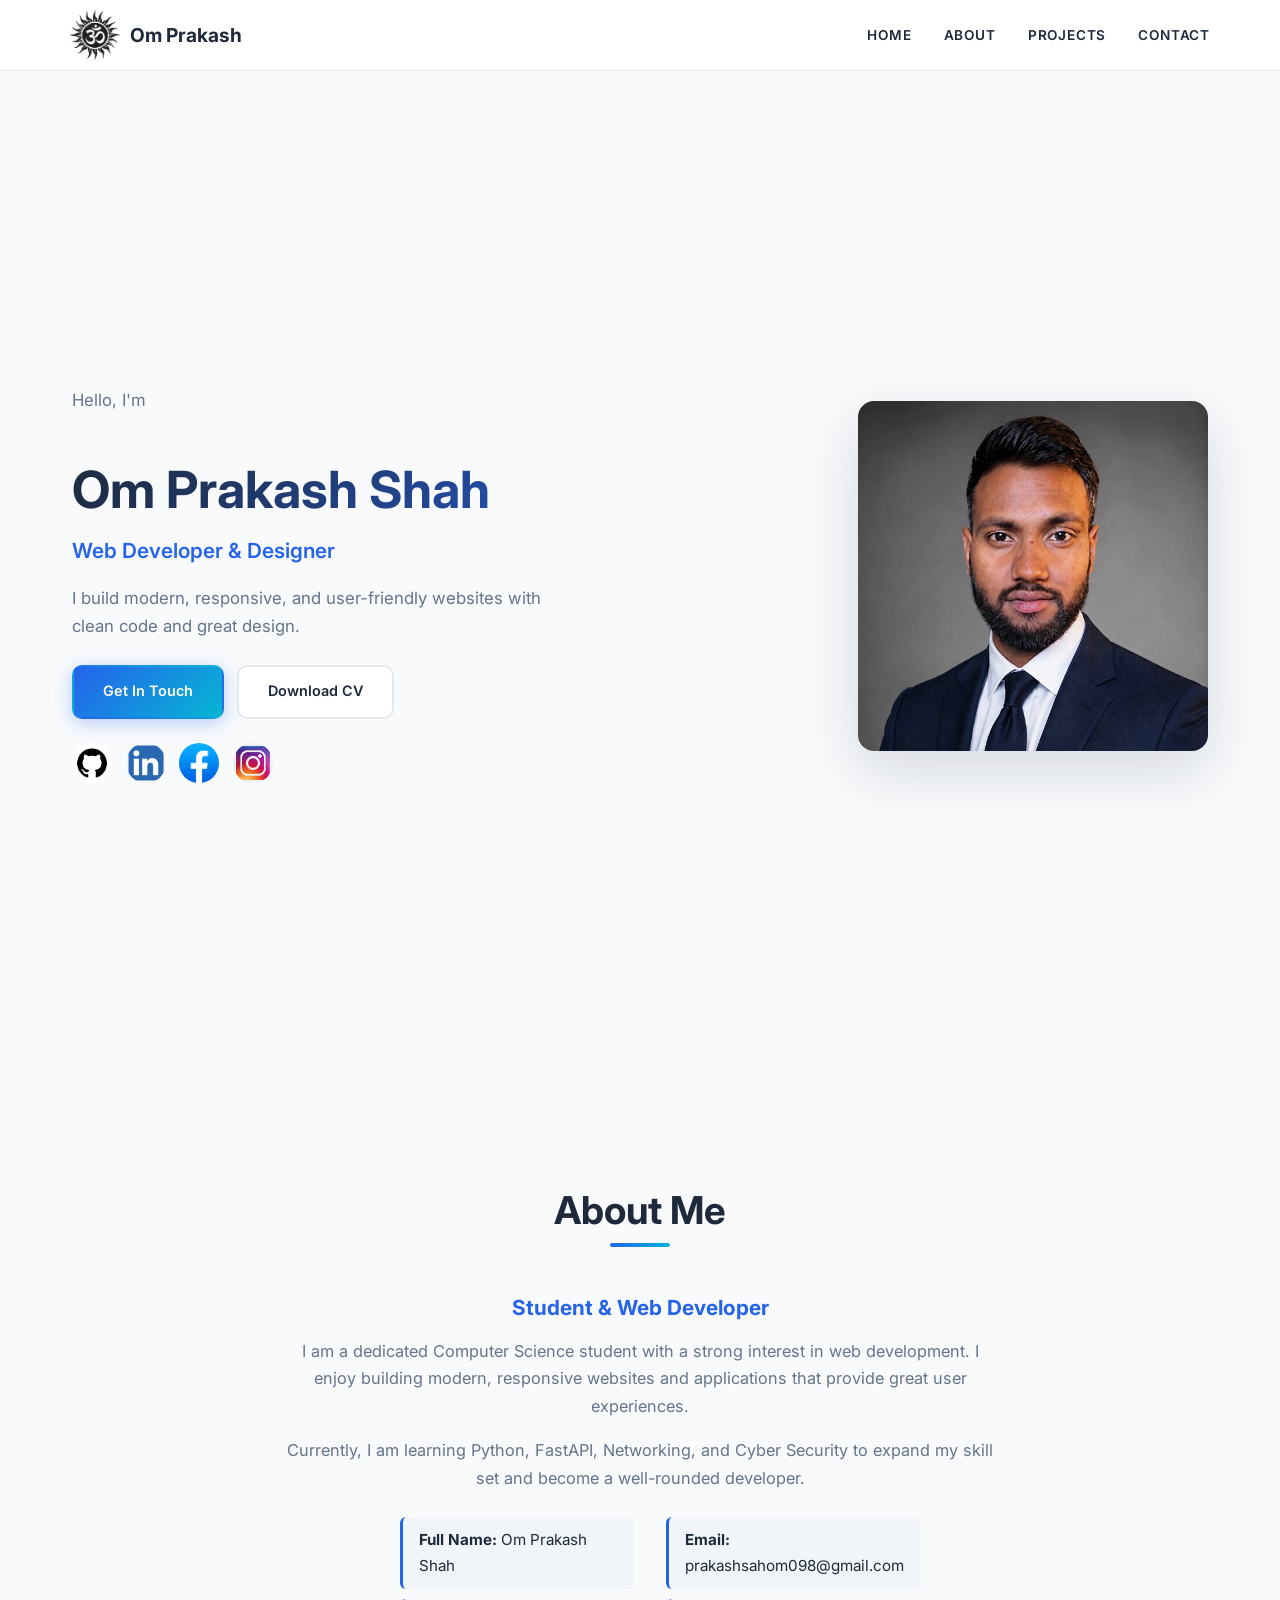
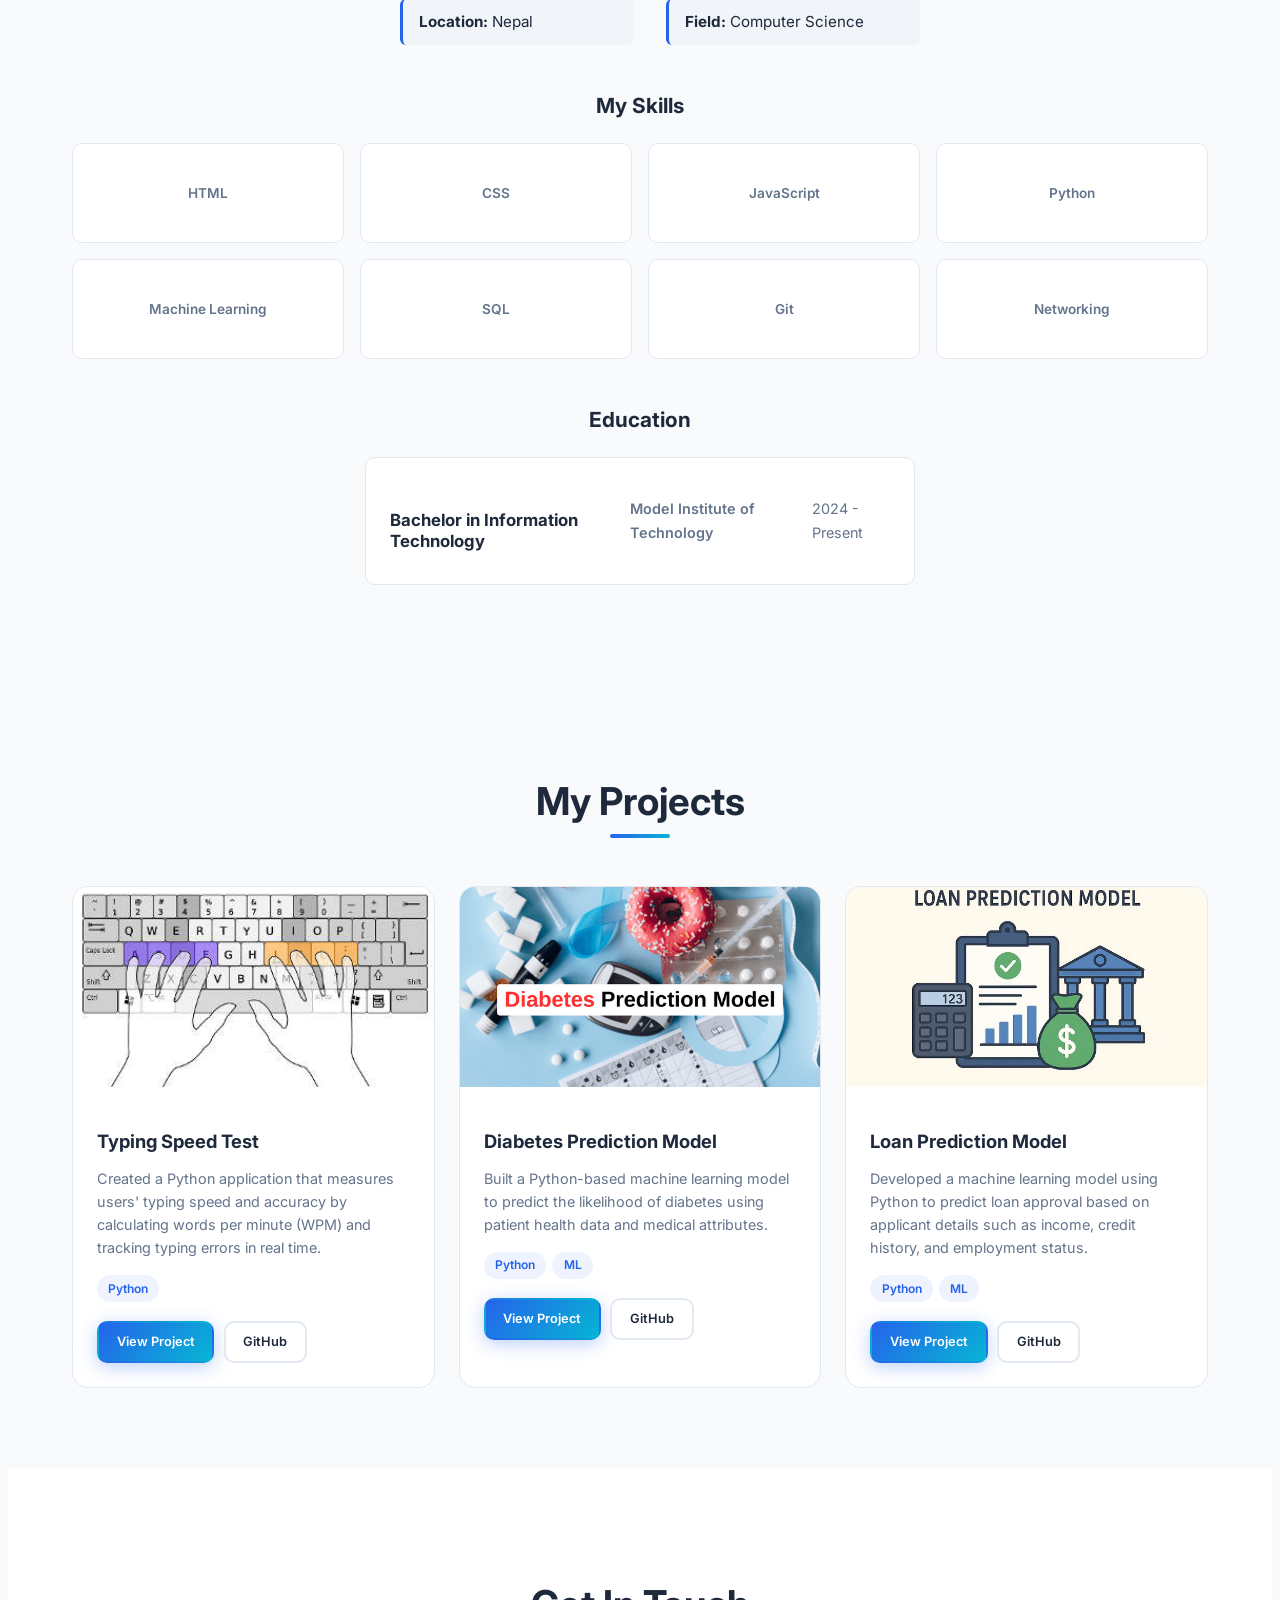
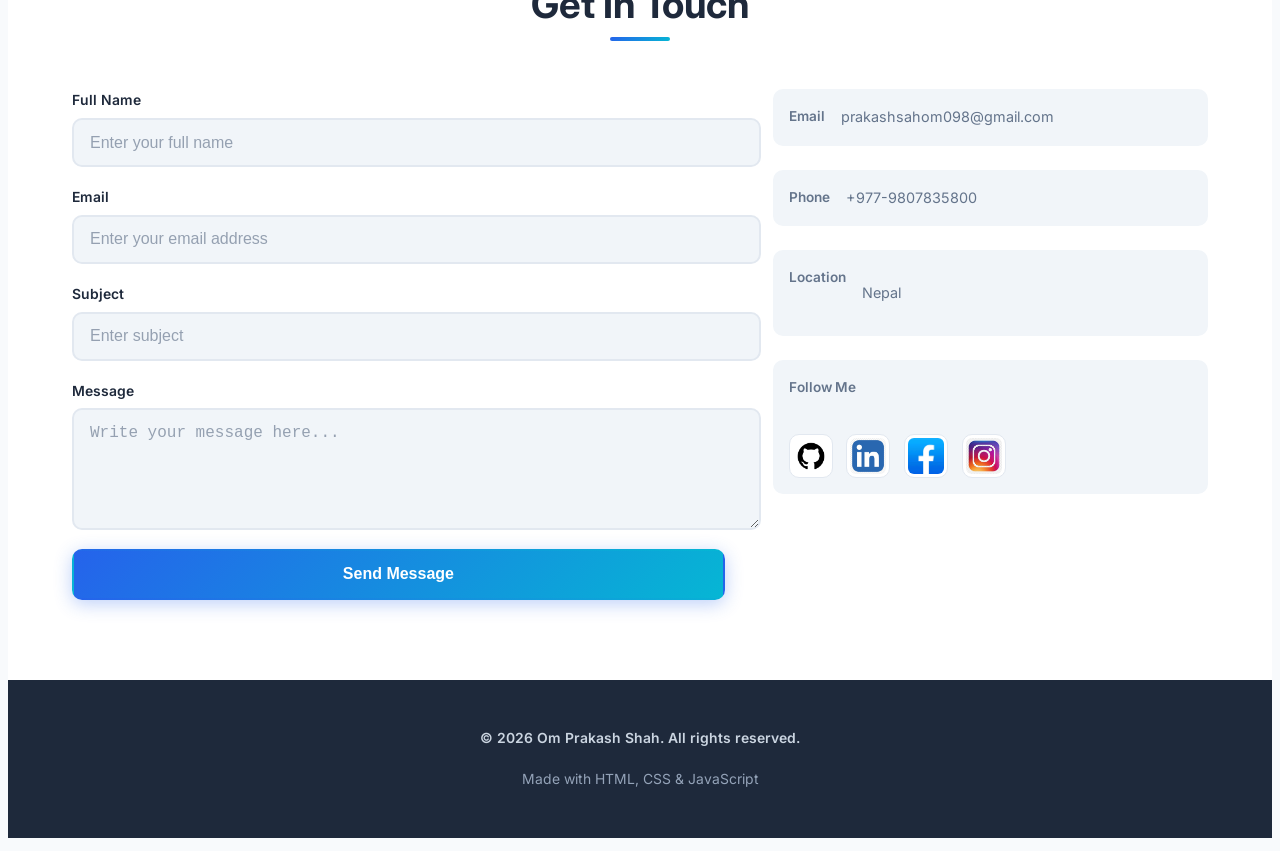
<file: index.html>
<!DOCTYPE html>
<html lang="en">
<head>
  <meta charset="UTF-8">
  <meta name="viewport" content="width=device-width, initial-scale=1.0">
  <title>Om Prakash Shah | Portfolio</title>
  <link rel="stylesheet" href="css/style.css">
  <link rel="preconnect" href="https://fonts.googleapis.com">
  <link rel="preconnect" href="https://fonts.gstatic.com" crossorigin>
  <link href="https://fonts.googleapis.com/css2?family=Inter:wght@400;500;600;700;800&display=swap" rel="stylesheet">
</head>

<body>

  <!-- ===== HEADER ===== -->
  <header class="site-header">
    <div class="header-inner container">
      <a href="#home" class="logo">
        <img src="images/logo.png" alt="Logo" width="50">
        Om Prakash
      </a>
      <div class="menu-toggle" id="menu-toggle" aria-label="Toggle navigation" role="button" tabindex="0">
        <span></span>
        <span></span>
        <span></span>
      </div>

      <nav class="main-nav">
        <ul>
          <li><a href="#home">Home</a></li>
          <li><a href="#about">About</a></li>
          <li><a href="#projects">Projects</a></li>
          <li><a href="#contact">Contact</a></li>
        </ul>
      </nav>
    </div>
  </header>

  <!-- ===== HERO SECTION ===== -->
  <section class="hero" id="home">
    <div class="hero-content container">
      <div class="hero-text">
        <p class="hero-greeting">Hello, I'm</p>
        <h1 class="hero-name">Om Prakash Shah</h1>
        <h2 class="hero-title">Web Developer &amp; Designer</h2>
        <p class="hero-description">I build modern, responsive, and user-friendly websites with clean code and great design.</p>
        <div class="hero-buttons">
          <a href="#contact" class="btn btn-primary">Get In Touch</a>
          <a href="images/CV.pdf" target="_blank" class="btn btn-secondary">Download CV</a>
        </div>
        <div class="social-icons">
          <a href="https://github.com/OmPrakashShah07" target="_blank" rel="noopener" aria-label="GitHub" class="social-icon">
            <img src="images/git.jpg" alt="GitHub" width="40" height="40">
          </a>
          <a href="https://www.linkedin.com/in/om-prakash-shah/" target="_blank" rel="noopener" aria-label="LinkedIn" class="social-icon">
            <img src="images/linkdin.jpeg" alt="LinkedIn" width="40" height="40">
          </a>
          <a href="https://www.facebook.com/om.prakash.shah.900191" target="_blank" rel="noopener" aria-label="Facebook" class="social-icon">
            <img src="images/facebook.png" alt="Facebook" width="40" height="40">
          </a>
          <a href="https://www.instagram.com/prakashsahom098/" target="_blank" rel="noopener" aria-label="Instagram" class="social-icon">
            <img src="images/instagram.jpeg" alt="Instagram" width="40" height="40">
          </a>
        </div>
      </div>
      <div class="hero-image">
        <img src="images/profile.jpg" alt="Om Prakash Shah" width="350">
      </div>
    </div>
  </section>

  <!-- ===== ABOUT SECTION ===== -->
  <section class="about section" id="about">
    <div class="container">
      <div class="section-header">
        <h2>About Me</h2>
      </div>
      <div class="about-content">
        <h3>Student &amp; Web Developer</h3>
        <p>I am a dedicated Computer Science student with a strong interest in web development.
          I enjoy building modern, responsive websites and applications that provide great user experiences.</p>
        <p>Currently, I am learning Python, FastAPI, Networking, and Cyber Security to expand my skill set and become a well-rounded developer.</p>
        <ul class="about-info">
          <li><strong>Full Name:</strong> Om Prakash Shah</li>
          <li><strong>Email:</strong> prakashsahom098@gmail.com</li>
          <li><strong>Location:</strong> Nepal</li>
          <li><strong>Field:</strong> Computer Science</li>
        </ul>
      </div>
      <div class="skills-section">
        <h3 class="sub-heading">My Skills</h3>
        <div class="skills-grid">
          <div class="skill-card"><h4>HTML</h4></div>
          <div class="skill-card"><h4>CSS</h4></div>
          <div class="skill-card"><h4>JavaScript</h4></div>
          <div class="skill-card"><h4>Python</h4></div>
          <div class="skill-card"><h4>Machine Learning</h4></div>
          <div class="skill-card"><h4>SQL</h4></div>
          <div class="skill-card"><h4>Git</h4></div>
          <div class="skill-card"><h4>Networking</h4></div>
        </div>
      </div>
      <div class="education-section">
        <h3 class="sub-heading">Education</h3>
        <div class="education-card">
          <h4>Bachelor in Information Technology</h4>
          <p class="education-institute">Model Institute of Technology</p>
          <p class="education-year">2024 - Present</p>
        </div>
      </div>
    </div>
  </section>

  <!-- ===== PROJECTS SECTION ===== -->
  <section class="projects section" id="projects">
    <div class="container">
      <div class="section-header">
        <h2>My Projects</h2>
      </div>
      <div class="projects-grid">
        <article class="project-card">
          <img src="images/project1.jpg" alt="Typing Speed Test" width="200">
          <div class="project-info">
            <h3>Typing Speed Test</h3>
            <p>Created a Python application that measures users' typing speed and accuracy by calculating words per minute (WPM) and tracking typing errors in real time.</p>
            <div class="project-tech">
              <span>Python</span>
            </div>
            <div class="project-buttons">
              <a href="#" class="btn btn-primary">View Project</a>
              <a href="https://github.com/OmPrakashShah07/Typing-Speed-Test.git" target="_blank" class="btn btn-secondary">GitHub</a>
            </div>
          </div>
        </article>
        <article class="project-card">
          <img src="images/project2.jpg" alt="Diabetes Prediction Model" width="200">
          <div class="project-info">
            <h3>Diabetes Prediction Model</h3>
            <p>Built a Python-based machine learning model to predict the likelihood of diabetes using patient health data and medical attributes.</p>
            <div class="project-tech">
              <span>Python</span>
              <span>ML</span>
            </div>
            <div class="project-buttons">
              <a href="https://loanpredictionrejectoraccept.streamlit.app/" target="_blank" class="btn btn-primary">View Project</a>
              <a href="https://github.com/OmPrakashShah07/Diabetes-Prediction.git" target="_blank" class="btn btn-secondary">GitHub</a>
            </div>
          </div>
        </article>
        <article class="project-card">
          <img src="images/project3.jpg" alt="Loan Prediction Model" width="200">
          <div class="project-info">
            <h3>Loan Prediction Model</h3>
            <p>Developed a machine learning model using Python to predict loan approval based on applicant details such as income, credit history, and employment status.</p>
            <div class="project-tech">
              <span>Python</span>
              <span>ML</span>
            </div>
            <div class="project-buttons">
              <a href="https://loanpredictionrejectoraccept.streamlit.app/" target="_blank" class="btn btn-primary">View Project</a>
              <a href="https://github.com/OmPrakashShah07/Loan-Prediction.git" target="_blank" class="btn btn-secondary">GitHub</a>
            </div>
          </div>
        </article>
      </div>
    </div>
  </section>

  <!-- ===== CONTACT SECTION ===== -->
  <section class="contact section" id="contact">
    <div class="container">
      <div class="section-header">
        <h2>Get In Touch</h2>
      </div>
      <div class="contact-container">
        <div class="contact-form-wrapper">
          <form class="contact-form" id="contact-form">
            <div class="form-group">
              <label for="fullname">Full Name</label>
              <input type="text" id="fullname" name="fullname" placeholder="Enter your full name" required>
            </div>
            <div class="form-group">
              <label for="email">Email</label>
              <input type="email" id="email" name="email" placeholder="Enter your email address" required>
            </div>
            <div class="form-group">
              <label for="subject">Subject</label>
              <input type="text" id="subject" name="subject" placeholder="Enter subject" required>
            </div>
            <div class="form-group">
              <label for="message">Message</label>
              <textarea id="message" name="message" rows="5" placeholder="Write your message here..." required></textarea>
            </div>
            <button type="submit" class="btn btn-primary btn-block">Send Message</button>
          </form>
        </div>
        <div class="contact-info">
          <div class="contact-item">
            <div class="contact-item-label">Email</div>
            <div class="contact-item-detail">
              <a href="mailto:prakashsahom098@gmail.com">prakashsahom098@gmail.com</a>
            </div>
          </div>
          <div class="contact-item">
            <div class="contact-item-label">Phone</div>
            <div class="contact-item-detail">
              <a href="tel:+9779807835800">+977-9807835800</a>
            </div>
          </div>
          <div class="contact-item">
            <div class="contact-item-label">Location</div>
            <div class="contact-item-detail">
              <p>Nepal</p>
            </div>
          </div>
          <div class="contact-social">
            <div class="contact-item-label">Follow Me</div>
            <div class="social-icons contact-social-icons">
              <a href="https://github.com/OmPrakashShah07" target="_blank" rel="noopener" aria-label="GitHub" class="social-icon contact-social-icon">
                <img src="images/git.jpg" alt="GitHub" width="36" height="36">
              </a>
              <a href="https://www.linkedin.com/in/om-prakash-shah/" target="_blank" rel="noopener" aria-label="LinkedIn" class="social-icon contact-social-icon">
                <img src="images/linkdin.jpeg" alt="LinkedIn" width="36" height="36">
              </a>
              <a href="https://www.facebook.com/om.prakash.shah.900191" target="_blank" rel="noopener" aria-label="Facebook" class="social-icon contact-social-icon">
                <img src="images/facebook.png" alt="Facebook" width="36" height="36">
              </a>
              <a href="https://www.instagram.com/prakashsahom098/" target="_blank" rel="noopener" aria-label="Instagram" class="social-icon contact-social-icon">
                <img src="images/instagram.jpeg" alt="Instagram" width="36" height="36">
              </a>
            </div>
          </div>
        </div>
      </div>
    </div>
  </section>

  <!-- ===== FOOTER ===== -->
  <footer class="site-footer">
    <div class="container">
      <p>&copy; 2026 Om Prakash Shah. All rights reserved.</p>
      <p>Made with HTML, CSS &amp; JavaScript</p>
    </div>
  </footer>

  <!-- ===== MOBILE MENU SCRIPT ===== -->
  <script>
    (function () {
      var toggle = document.getElementById('menu-toggle');
      var nav = document.querySelector('.main-nav');
      var links = nav.querySelectorAll('a');

      /* Open / close the mobile menu */
      toggle.addEventListener('click', function () {
        toggle.classList.toggle('active');
        nav.classList.toggle('active');
      });

      /* Close menu when any nav link is tapped */
      links.forEach(function (link) {
        link.addEventListener('click', function () {
          toggle.classList.remove('active');
          nav.classList.remove('active');
        });
      });

      /* Also close on Escape key */
      document.addEventListener('keydown', function (e) {
        if (e.key === 'Escape' && nav.classList.contains('active')) {
          toggle.classList.remove('active');
          nav.classList.remove('active');
        }
      });
    })();
  </script>

</body>
</html>
</file>
<file: css/style.css>
/* ============================================================
   CSS VARIABLES
   ============================================================ */
:root {
  /* Colors */
  --primary: #2563eb;
  --primary-dark: #1d4ed8;
  --primary-light: #3b82f6;
  --accent: #06b6d4;
  --bg: #f8fafc;
  --bg-alt: #ffffff;
  --surface: #f1f5f9;
  --text: #1e293b;
  --text-muted: #64748b;
  --border: #e2e8f0;
  --shadow: rgba(15, 23, 42, 0.08);
  --shadow-lg: rgba(15, 23, 42, 0.14);

  /* Gradients */
  --gradient: linear-gradient(135deg, var(--primary), var(--accent));

  /* Typography */
  --ff: 'Inter', 'Segoe UI', system-ui, -apple-system, sans-serif;

  /* Layout */
  --max-w: 1140px;
  --header-h: 70px;

  /* Border Radius */
  --r-sm: 6px;
  --r-md: 10px;
  --r-lg: 16px;
  --r-full: 9999px;
}

/* ============================================================
   RESET
   ============================================================ */
*::before,
*::after {
  margin: 0;
  padding: 0;
  box-sizing: border-box;
}

html {
  scroll-behavior: smooth;
  scroll-padding-top: var(--header-h);
}

body {
  font-family: var(--ff);
  font-size: 16px;
  line-height: 1.7;
  color: var(--text);
  background: var(--bg);
  -webkit-font-smoothing: antialiased;
}

img {
  max-width: 100%;
  height: auto;
  display: block;
}

a {
  text-decoration: none;
  color: var(--primary);
  transition: color 0.2s;
}

a:hover {
  color: var(--primary-dark);
}

ul,
ol {
  list-style: none;
}

h1,
h2,
h3,
h4 {
  line-height: 1.25;
  font-weight: 700;
}

/* ============================================================
   LAYOUT UTILITIES
   ============================================================ */
.container {
  max-width: var(--max-w);
  margin: 0 auto;
  padding: 0 2rem;
}

.section {
  padding: 5rem 2rem;
}

.section-header {
  text-align: center;
  margin-bottom: 3rem;
}

.section-header h2 {
  font-size: clamp(1.6rem, 3.5vw, 2.4rem);
  margin-bottom: 0.5rem;
}

.section-header::after {
  content: '';
  display: block;
  width: 60px;
  height: 4px;
  background: var(--gradient);
  border-radius: var(--r-full);
  margin: 0.6rem auto 0;
}

/* ============================================================
   BUTTONS
   ============================================================ */
.btn {
  display: inline-flex;
  align-items: center;
  gap: 0.5rem;
  padding: 0.8rem 1.8rem;
  border-radius: var(--r-md);
  font-size: 0.9rem;
  font-weight: 600;
  transition: all 0.3s ease;
  cursor: pointer;
  border: 2px solid transparent;
}

.btn-primary {
  background: var(--gradient);
  color: #fff;
  box-shadow: 0 4px 18px rgba(37, 99, 235, 0.3);
}

.btn-primary:hover {
  transform: translateY(-2px);
  box-shadow: 0 8px 28px rgba(37, 99, 235, 0.4);
  color: #fff;
}

.btn-secondary {
  border: 2px solid var(--border);
  color: var(--text);
  background: var(--bg-alt);
}

.btn-secondary:hover {
  border-color: var(--primary);
  color: var(--primary);
  transform: translateY(-2px);
}

.btn-block {
  width: 100%;
  justify-content: center;
  padding: 0.9rem 2rem;
  font-size: 1rem;
}

/* ============================================================
   HEADER
   ============================================================ */
.site-header {
  position: fixed;
  top: 0;
  left: 0;
  right: 0;
  z-index: 1000;
  height: var(--header-h);
  background: rgba(255, 255, 255, 0.88);
  backdrop-filter: blur(14px);
  -webkit-backdrop-filter: blur(14px);
  border-bottom: 1px solid var(--border);
}

.header-inner {
  display: flex;
  align-items: center;
  justify-content: space-between;
  height: 100%;
}

.logo {
  display: flex;
  align-items: center;
  gap: 0.6rem;
  font-size: 1.2rem;
  font-weight: 700;
  color: var(--text);
}

.logo:hover {
  color: var(--primary);
}

.logo img {
  border-radius: var(--r-sm);
}

.main-nav ul {
  display: flex;
  gap: 2rem;
}

.main-nav a {
  position: relative;
  font-size: 0.85rem;
  font-weight: 600;
  text-transform: uppercase;
  letter-spacing: 0.06em;
  color: var(--text);
  padding: 0.25rem 0;
  transition: color 0.2s;
}

.main-nav a::after {
  content: '';
  position: absolute;
  bottom: -2px;
  left: 0;
  width: 0;
  height: 2.5px;
  background: var(--gradient);
  border-radius: var(--r-full);
  transition: width 0.3s ease;
}

.main-nav a:hover {
  color: var(--primary);
}

.main-nav a:hover::after {
  width: 100%;
}

/* Hamburger button — hidden on desktop by default */
.menu-toggle {
  display: none;
  flex-direction: column;
  justify-content: center;
  gap: 5px;
  width: 30px;
  height: 30px;
  cursor: pointer;
  background: none;
  border: none;
  padding: 0;
  z-index: 1001;
}

/* Hamburger lines */
.menu-toggle span {
  display: block;
  width: 100%;
  height: 3px;
  background: var(--text);
  border-radius: var(--r-full);
  transition: transform 0.3s ease, opacity 0.3s ease;
  transform-origin: center;
}

/* ============================================================
   HERO SECTION
   ============================================================ */
.hero {
  display: flex;
  align-items: center;
  min-height: 100vh;
  padding: calc(var(--header-h) + 3rem) 2rem 3rem;
}

.hero-content {
  display: flex;
  align-items: center;
  justify-content: space-between;
  gap: 3rem;
  width: 100%;
}

.hero-text {
  flex: 1;
}

.hero-greeting {
  font-size: 1.05rem;
  color: var(--text-muted);
}

.hero-name {
  font-size: clamp(2rem, 5vw, 3.2rem);
  margin-bottom: 0.3rem;
  background: linear-gradient(135deg, var(--text), var(--primary));
  -webkit-background-clip: text;
  -webkit-text-fill-color: transparent;
  background-clip: text;
}

.hero-title {
  font-size: 1.3rem;
  color: var(--primary);
  font-weight: 600;
  margin-bottom: 1.2rem;
}

.hero-description {
  font-size: 1.05rem;
  color: var(--text-muted);
  max-width: 480px;
  margin-bottom: 0.5rem;
}

.hero-buttons {
  display: flex;
  flex-wrap: wrap;
  gap: 0.85rem;
  margin-top: 1.5rem;
}

.hero-image {
  flex-shrink: 0;
}

.hero-image img {
  border-radius: var(--r-lg);
  box-shadow: 0 20px 60px var(--shadow-lg);
}

/* ============================================================
   SOCIAL ICONS
   ============================================================ */
.social-icons {
  display: flex;
  gap: 0.85rem;
  margin-top: 1.5rem;
}

.social-icon {
  transition: transform 0.25s;
}

.social-icon:hover {
  transform: scale(1.15);
}

.social-icon img {
  border-radius: var(--r-full);
}

/* ============================================================
   ABOUT SECTION
   ============================================================
   */
   

.about {
  background: var(--bg);
}

.about-content {
  max-width: 720px;
  margin: 0 auto 3rem;
  text-align: center;
}

.about-content h3 {
  font-size: 1.3rem;
  color: var(--primary);
  margin-bottom: 0.8rem;
}

.about-content p {
  color: var(--text-muted);
  margin-bottom: 0.8rem;
  font-size: 1.02rem;
}

/* About info list */
.about-info {
  display: grid;
  grid-template-columns: 1fr 1fr;
  gap: 0.6rem 2rem;
  margin-top: 1.5rem;
  text-align: left;
  max-width: 520px;
  margin-inline: auto;
}

.about-info li {
  padding: 0.65rem 1rem;
  background: var(--surface);
  border-radius: var(--r-sm);
  font-size: 0.95rem;
  border-left: 3px solid var(--primary);
}

.about-info strong {
  color: var(--text);
}

/* ============================================================
   SKILLS SECTION
   ============================================================ */
.skills-section {
  margin-bottom: 3rem;
}

.sub-heading {
  font-size: 1.3rem;
  margin-bottom: 1.5rem;
  text-align: center;
}

.skills-grid {
  display: grid;
  grid-template-columns: repeat(4, 1fr);
  gap: 1rem;
}

.skill-card {
  padding: 1.4rem 0.8rem;
  text-align: center;
  background: var(--bg-alt);
  border: 1px solid var(--border);
  border-radius: var(--r-md);
  transition: all 0.3s ease;
}

.skill-card:hover {
  transform: translateY(-4px);
  box-shadow: 0 10px 30px var(--shadow);
  border-color: var(--primary-light);
}

.skill-card h4 {
  font-size: 0.85rem;
  font-weight: 600;
  color: var(--text-muted);
}

/* ============================================================
   EDUCATION SECTION
   ============================================================ */
.education-card {
  display: flex;
  gap: 1.2rem;
  align-items: center;
  padding: 1.5rem;
  background: var(--bg-alt);
  border: 1px solid var(--border);
  border-radius: var(--r-md);
  max-width: 500px;
  margin: 0 auto;
  transition: all 0.3s;
}

.education-card:hover {
  box-shadow: 0 10px 30px var(--shadow);
  transform: translateY(-2px);
}

.education-card h4 {
  font-size: 1.05rem;
  margin-bottom: 0.2rem;
}

.education-card p {
  font-size: 0.9rem;
  color: var(--text-muted);
}

.education-institute {
  color: var(--primary);
  font-weight: 600;
}

.education-year {
  font-size: 0.9rem;
}

/* ============================================================
   PROJECTS SECTION
   ============================================================ */
   
.projects {
  background: var(--bg);
}

.projects-grid {
  display: grid;
  grid-template-columns: repeat(3, 1fr);
  gap: 1.5rem;
}

.project-card {
  background: var(--bg-alt);
  border: 1px solid var(--border);
  border-radius: var(--r-lg);
  overflow: hidden;
  transition: all 0.35s ease;
}

.project-card:hover {
  transform: translateY(-6px);
  box-shadow: 0 18px 45px var(--shadow-lg);
}

.project-card > img {
  width: 100%;
  height: 200px;
  object-fit: cover;
  transition: transform 0.4s ease;
}

.project-card:hover > img {
  transform: scale(1.06);
}

.project-info {
  padding: 1.5rem;
}

.project-info h3 {
  font-size: 1.15rem;
  margin-bottom: 0.4rem;
}

.project-info > p {
  font-size: 0.9rem;
  color: var(--text-muted);
  margin-bottom: 1rem;
  line-height: 1.6;
}

/* Tech tags */
.project-tech {
  display: flex;
  flex-wrap: wrap;
  gap: 0.4rem;
  margin-bottom: 1.2rem;
}

.project-tech span {
  padding: 0.2rem 0.7rem;
  font-size: 0.75rem;
  font-weight: 600;
  color: var(--primary);
  background: rgba(37, 99, 235, 0.08);
  border-radius: var(--r-full);
}

/* Project buttons */
.project-buttons {
  display: flex;
  gap: 0.6rem;
}

.project-buttons .btn {
  padding: 0.5rem 1.1rem;
  font-size: 0.8rem;
}

/* ============================================================
   CONTACT SECTION
   ============================================================ */
.contact {
  background: var(--bg-alt);
}

.contact-container {
  display: grid;
  grid-template-columns: 1.5fr 1fr;
  gap: 3rem;
  align-items: start;
}

/* Contact form */
.contact-form {
  display: flex;
  flex-direction: column;
  gap: 1.2rem;
}

.form-group {
  display: flex;
  flex-direction: column;
  gap: 0.3rem;
}

.form-group label {
  font-size: 0.87rem;
  font-weight: 600;
  color: var(--text);
}

.form-group input,
.form-group textarea {
  width: 100%;
  padding: 0.85rem 1rem;
  font-size: 1rem;
  color: var(--text);
  background: var(--surface);
  border: 2px solid var(--border);
  border-radius: var(--r-md);
  outline: none;
  resize: vertical;
  transition: border-color 0.2s, box-shadow 0.2s;
}

.form-group input::placeholder,
.form-group textarea::placeholder {
  color: var(--text-muted);
  opacity: 0.65;
}

.form-group input:focus,
.form-group textarea:focus {
  border-color: var(--primary);
  box-shadow: 0 0 0 3px rgba(37, 99, 235, 0.12);
  background: var(--bg-alt);
}

/* Contact info cards */
.contact-info {
  display: flex;
  flex-direction: column;
  gap: 1.5rem;
}

.contact-item {
  display: flex;
  align-items: flex-start;
  gap: 1rem;
  padding: 1rem;
  background: var(--surface);
  border-radius: var(--r-md);
  transition: all 0.3s;
}

.contact-item:hover {
  box-shadow: 0 6px 20px var(--shadow);
  transform: translateY(-2px);
}

.contact-item-label {
  font-size: 0.85rem;
  font-weight: 600;
  color: var(--text-muted);
}

.contact-item-detail {
  display: flex;
  flex-direction: column;
  gap: 2px;
}

.contact-item-detail a {
  font-size: 0.9rem;
  color: var(--text-muted);
}

.contact-item-detail a:hover {
  color: var(--primary);
}

.contact-item-detail p {
  font-size: 0.9rem;
  color: var(--text-muted);
}

/* Contact social section */
.contact-social {
  display: flex;
  flex-direction: column;
  gap: 0.7rem;
  padding: 1rem;
  background: var(--surface);
  border-radius: var(--r-md);
}

.contact-social-icons {
  display: flex;
  gap: 0.85rem;
}

.contact-social-icon {
  display: flex;
  align-items: center;
  justify-content: center;
  width: 42px;
  height: 42px;
  border-radius: var(--r-md);
  background: var(--bg-alt);
  border: 1px solid var(--border);
  transition: all 0.3s;
}

.contact-social-icon:hover {
  background: var(--gradient);
  color: #fff;
  border-color: transparent;
  transform: translateY(-3px);
  box-shadow: 0 5px 15px rgba(37, 99, 235, 0.3);
}

.contact-social-icon img {
  border-radius: var(--r-sm);
}

/* ============================================================
   FOOTER
   ============================================================ */
.site-footer {
  background: var(--text);
  color: #94a3b8;
  text-align: center;
  padding: 2rem;
}

.site-footer p {
  font-size: 0.87rem;
  line-height: 1.9;
}

.site-footer p:first-child {
  color: #cbd5e1;
  font-weight: 600;
}

/* ============================================================
   RESPONSIVE — TABLET (max-width: 1024px)
   ============================================================ */
@media (max-width: 1024px) {
  .main-nav ul {
    gap: 1.4rem;
  }

  .logo {
    font-size: 1.1rem;
  }

  .hero-content {
    flex-direction: column-reverse;
    text-align: center;
    gap: 2rem;
  }

  .hero-image img {
    width: 240px;
    margin: 0 auto;
  }

  .hero-description {
    margin-inline: auto;
  }

  .hero-buttons {
    justify-content: center;
  }

  .social-icons {
    justify-content: center;
  }

  /* --- About & Skills --- */
  .about-content {
    max-width: 600px;
  }

  .about-info {
    max-width: 460px;
  }

  .skills-grid {
    grid-template-columns: repeat(4, 1fr);
    gap: 0.8rem;
  }

  /* --- Projects --- */
  .projects-grid {
    grid-template-columns: repeat(2, 1fr);
    gap: 1.2rem;
  }

  .project-card > img {
    height: 180px;
  }

  /* --- Contact --- */
  .contact-container {
    grid-template-columns: 1fr;
    gap: 2rem;
  }

  .contact-info {
    flex-direction: row;
    flex-wrap: wrap;
    gap: 1rem;
  }

  .contact-item {
    flex: 1 1 calc(50% - 1rem);
    min-width: 200px;
  }
}

/* ============================================================
   RESPONSIVE — MOBILE (max-width: 768px)
   ============================================================ */
@media (max-width: 768px) {

  /* --- Header & Nav: Hamburger --- */
  .menu-toggle {
    display: flex;
  }

  .main-nav {
    position: absolute;
    top: var(--header-h);
    left: 0;
    right: 0;
    background: rgba(255, 255, 255, 0.97);
    backdrop-filter: blur(16px);
    -webkit-backdrop-filter: blur(16px);
    border-bottom: 1px solid var(--border);
    box-shadow: 0 8px 30px var(--shadow);
    max-height: 0;
    overflow: hidden;
    transition: max-height 0.35s ease;
  }

  .main-nav.active {
    max-height: 300px;
  }

  .main-nav ul {
    display: flex;
    flex-direction: column;
    padding: 0.4rem 1.5rem 0.8rem;
    gap: 0;
  }

  .main-nav ul li a {
    display: block;
    padding: 0.8rem 0;
    border-bottom: 1px solid var(--border);
    font-size: 0.95rem;
    text-align: center;
  }

  .main-nav ul li:last-child a {
    border-bottom: none;
  }

  /* --- Hamburger → X --- */
  .menu-toggle.active span:nth-child(1) {
    transform: translateY(8px) rotate(45deg);
  }

  .menu-toggle.active span:nth-child(2) {
    opacity: 0;
  }

  .menu-toggle.active span:nth-child(3) {
    transform: translateY(-8px) rotate(-45deg);
  }

  /* --- Section padding --- */
  .section {
    padding: 3.5rem 1.2rem;
  }

  .container {
    padding: 0 1.2rem;
  }

  /* --- Hero --- */
  .hero {
    padding-top: calc(var(--header-h) + 2rem);
    padding-bottom: 2rem;
  }

  .hero-image img {
    width: 200px;
  }

  .hero-name {
    font-size: clamp(1.6rem, 6vw, 2.2rem);
  }

  .hero-title {
    font-size: 1.1rem;
  }

  .hero-description {
    font-size: 0.95rem;
  }

  .hero-buttons {
    flex-direction: column;
    align-items: center;
    gap: 0.7rem;
  }

  .hero-buttons .btn {
    width: 100%;
    max-width: 280px;
    justify-content: center;
  }

  .social-icons {
    justify-content: center;
  }

  /* --- About & Skills --- */
  .about-content h3 {
    font-size: 1.15rem;
  }

  .about-content p {
    font-size: 0.95rem;
  }

  .about-info {
    grid-template-columns: 1fr;
    max-width: 100%;
  }

  .skills-grid {
    grid-template-columns: repeat(3, 1fr);
    gap: 0.7rem;
  }

  .skill-card {
    padding: 1rem 0.6rem;
  }

  .skill-card h4 {
    font-size: 0.8rem;
  }

  /* --- Education --- */
  .education-card {
    flex-direction: column;
    text-align: center;
    max-width: 100%;
  }

  /* --- Projects --- */
  .projects-grid {
    grid-template-columns: 1fr;
    max-width: 480px;
    margin: 0 auto;
  }

  .project-card > img {
    height: 190px;
  }

  .project-info {
    padding: 1.2rem;
  }

  .project-info h3 {
    font-size: 1.05rem;
  }

  .project-info > p {
    font-size: 0.85rem;
  }

  .project-buttons {
    flex-direction: column;
  }

  .project-buttons .btn {
    width: 100%;
    justify-content: center;
  }

  /* --- Contact --- */
  
  .contact-container {
    grid-template-columns: 1fr;
    gap: 2rem;
  }

  .contact-info {
    flex-direction: column;
  }

  .contact-item {
    min-width: auto;
  }

  .form-group input,
  .form-group textarea {
    font-size: 0.95rem;
    padding: 0.75rem 0.9rem;
  }

  .contact-social-icons {
    justify-content: center;
  }

  /* --- Footer --- */
  .site-footer {
    padding: 1.5rem 1rem;
  }

  .site-footer p {
    font-size: 0.82rem;
  }
}

/* ============================================================
   RESPONSIVE — SMALL MOBILE (max-width: 480px)
   ============================================================ */
@media (max-width: 480px) {

  .container {
    padding: 0 1rem;
  }

  .section {
    padding: 3rem 1rem;
  }

  /* --- Header --- */
  .logo {
    font-size: 1rem;
    gap: 0.4rem;
  }

  .logo img {
    width: 36px;
    height: 36px;
  }

  /* --- Hero --- */
  .hero-image img {
    width: 160px;
  }

  .hero-greeting {
    font-size: 0.95rem;
  }

  .hero-name {
    font-size: 1.5rem;
  }

  .hero-title {
    font-size: 1rem;
  }

  .hero-description {
    font-size: 0.9rem;
  }

  .social-icon img {
    width: 34px;
    height: 34px;
  }

  /* --- Skills --- */
  .skills-grid {
    grid-template-columns: repeat(2, 1fr);
  }

  .sub-heading {
    font-size: 1.15rem;
  }

  /* --- Projects --- */
  .projects-grid {
    max-width: 100%;
  }

  .project-card > img {
    height: 170px;
  }

  /* --- Contact --- */
  .contact-item {
    padding: 0.8rem;
  }

  .contact-item-label {
    font-size: 0.8rem;
  }

  .contact-item-detail a,
  .contact-item-detail p {
    font-size: 0.82rem;
  }

  .btn {
    padding: 0.7rem 1.4rem;
    font-size: 0.85rem;
  }

  .btn-block {
    padding: 0.8rem 1.5rem;
    font-size: 0.95rem;
  }
}

/* ============================================================
   ACCESSIBILITY
   ============================================================ */
@media (prefers-reduced-motion: reduce) {
  *,
  *::before,
  *::after {
    animation-duration: 0.01ms !important;
    transition-duration: 0.01ms !important;
    scroll-behavior: auto !important;
  }
}

:focus-visible {
  outline: 2px solid var(--primary);
  outline-offset: 2px;
}
</file>
